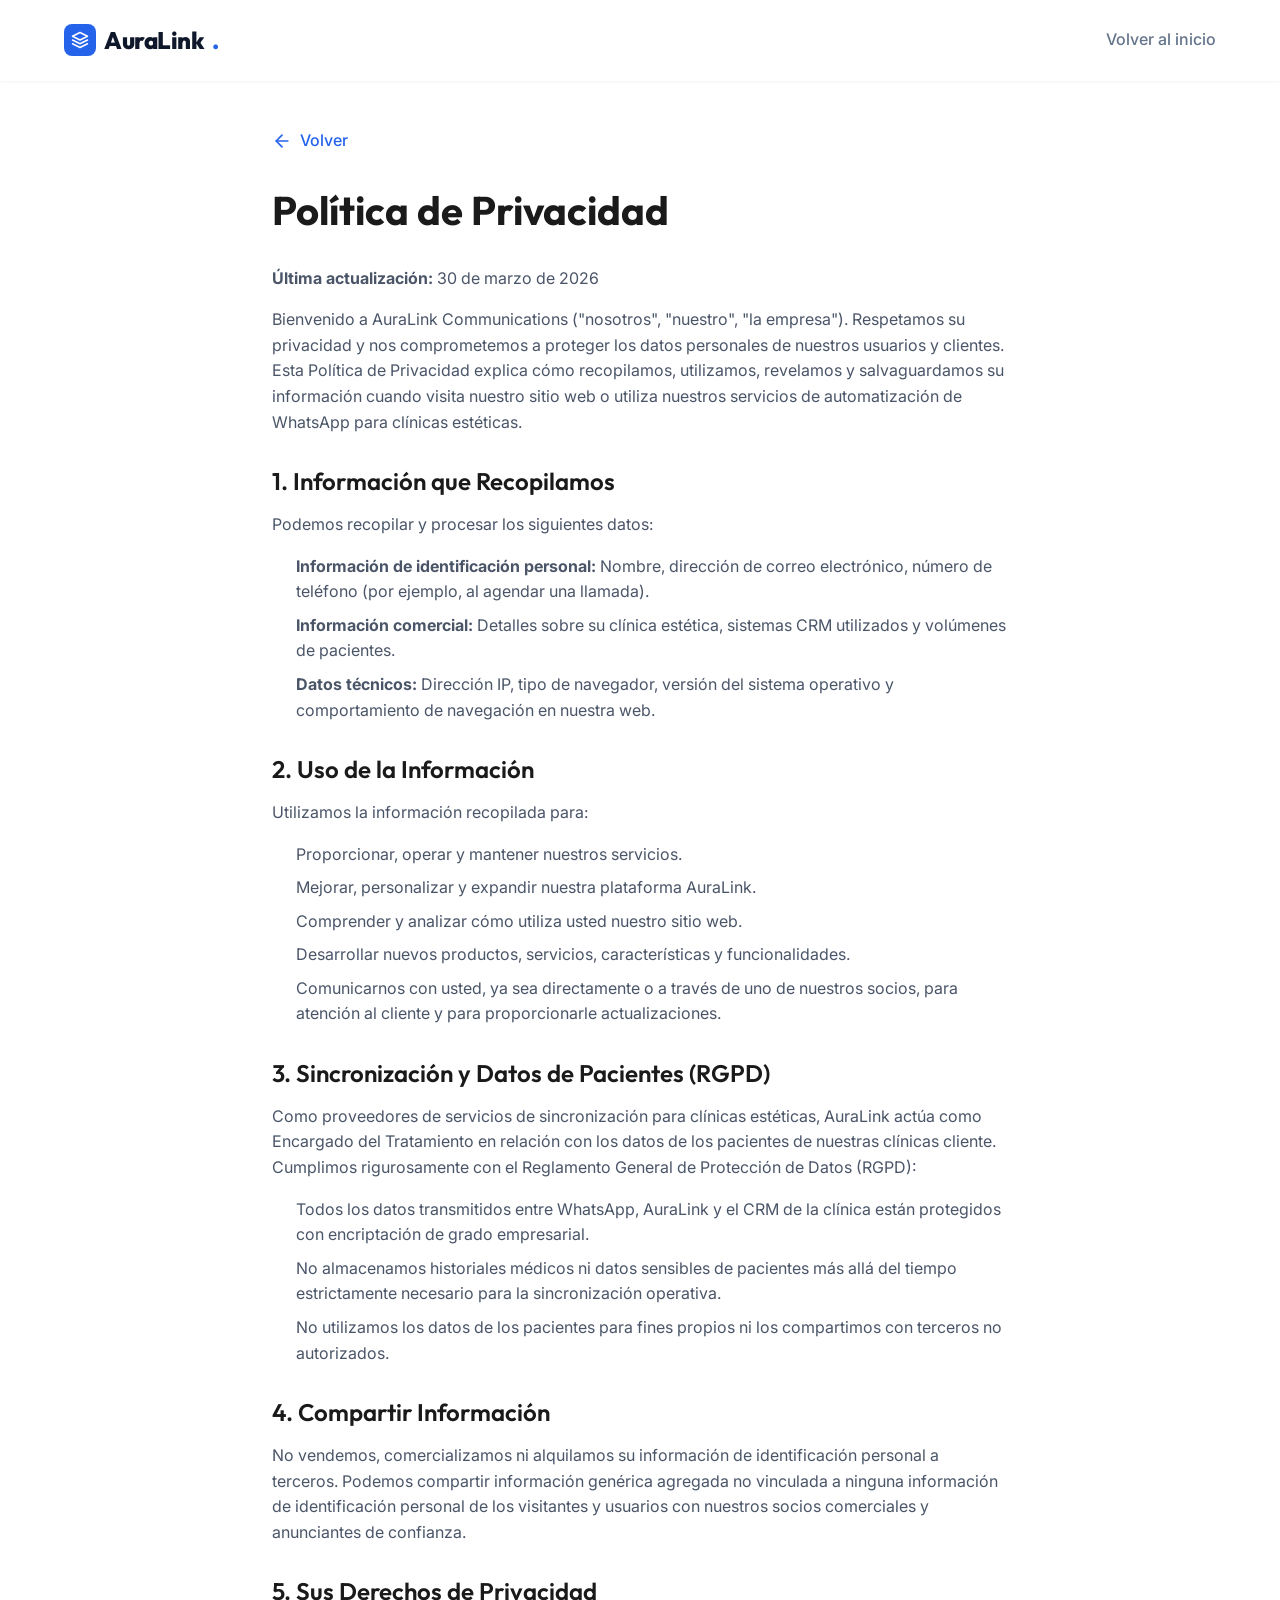
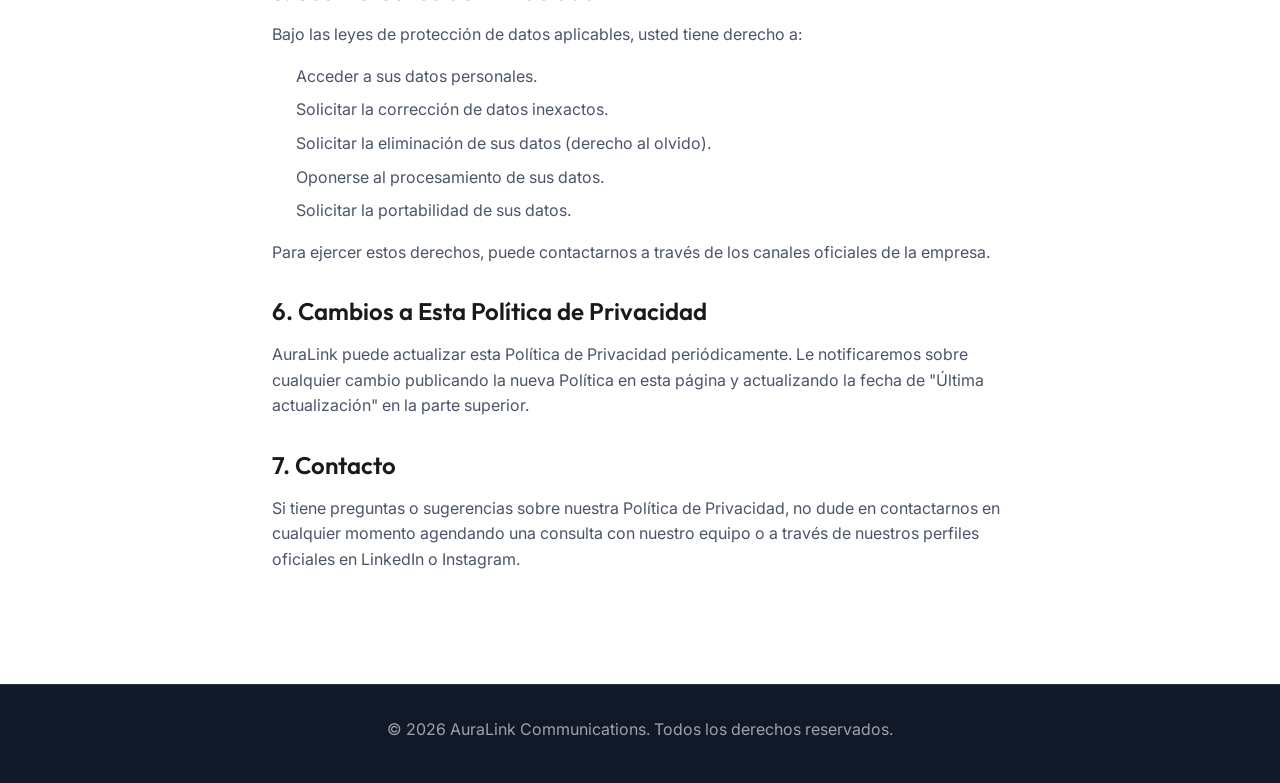
<file: politica-privacidad.html>
<!DOCTYPE html>
<html lang="es">
<head>
    <meta charset="UTF-8">
    <meta name="viewport" content="width=device-width, initial-scale=1.0">
    <title>Política de Privacidad | AuraLink</title>
    <link rel="preconnect" href="https://fonts.googleapis.com">
    <link rel="preconnect" href="https://fonts.gstatic.com" crossorigin>
    <link href="https://fonts.googleapis.com/css2?family=Inter:wght@300;400;500;600;700&family=Outfit:wght@400;500;600;700;800&display=swap" rel="stylesheet">
    <link rel="stylesheet" href="styles.css">
    <style>
        .legal-content {
            padding: 8rem 2rem 4rem;
            max-width: 800px;
            margin: 0 auto;
        }
        .legal-content h1 {
            font-family: 'Outfit', sans-serif;
            font-size: 2.5rem;
            font-weight: 700;
            margin-bottom: 2rem;
            color: #1a1a1a;
        }
        .legal-content h2 {
            font-family: 'Outfit', sans-serif;
            font-size: 1.5rem;
            font-weight: 600;
            margin-top: 2rem;
            margin-bottom: 1rem;
            color: #1a1a1a;
        }
        .legal-content p {
            font-family: 'Inter', sans-serif;
            font-size: 1rem;
            line-height: 1.6;
            margin-bottom: 1rem;
            color: #4a5568;
        }
        .legal-content ul {
            font-family: 'Inter', sans-serif;
            line-height: 1.6;
            margin-bottom: 1rem;
            color: #4a5568;
            padding-left: 1.5rem;
        }
        .legal-content li {
            margin-bottom: 0.5rem;
        }
        .back-link {
            display: inline-flex;
            align-items: center;
            color: #2563eb;
            text-decoration: none;
            font-family: 'Inter', sans-serif;
            font-weight: 500;
            margin-bottom: 2rem;
        }
        .back-link:hover {
            text-decoration: underline;
        }
        .back-link svg {
            margin-right: 0.5rem;
        }
    </style>
</head>
<body>
    <header class="navbar" id="navbar" style="background: rgba(255, 255, 255, 0.95); box-shadow: 0 1px 3px rgba(0,0,0,0.05);">
        <div class="container nav-container">
            <a href="index.html" class="logo">
                <div class="logo-icon">
                    <svg width="24" height="24" viewBox="0 0 24 24" fill="none" stroke="currentColor" stroke-width="2" stroke-linecap="round" stroke-linejoin="round"><path d="M12 2L2 7l10 5 10-5-10-5z"></path><path d="M2 17l10 5 10-5"></path><path d="M2 12l10 5 10-5"></path></svg>
                </div>
                AuraLink<span class="text-primary">.</span>
            </a>
            <nav class="nav-links">
                <a href="index.html" class="nav-link">Volver al inicio</a>
            </nav>
        </div>
    </header>

    <main class="container">
        <div class="legal-content">
            <a href="index.html" class="back-link">
                <svg width="20" height="20" viewBox="0 0 24 24" fill="none" stroke="currentColor" stroke-width="2" stroke-linecap="round" stroke-linejoin="round"><line x1="19" y1="12" x2="5" y2="12"></line><polyline points="12 19 5 12 12 5"></polyline></svg>
                Volver
            </a>
            
            <h1>Política de Privacidad</h1>
            <p><strong>Última actualización:</strong> 30 de marzo de 2026</p>

            <p>Bienvenido a AuraLink Communications ("nosotros", "nuestro", "la empresa"). Respetamos su privacidad y nos comprometemos a proteger los datos personales de nuestros usuarios y clientes. Esta Política de Privacidad explica cómo recopilamos, utilizamos, revelamos y salvaguardamos su información cuando visita nuestro sitio web o utiliza nuestros servicios de automatización de WhatsApp para clínicas estéticas.</p>

            <h2>1. Información que Recopilamos</h2>
            <p>Podemos recopilar y procesar los siguientes datos:</p>
            <ul>
                <li><strong>Información de identificación personal:</strong> Nombre, dirección de correo electrónico, número de teléfono (por ejemplo, al agendar una llamada).</li>
                <li><strong>Información comercial:</strong> Detalles sobre su clínica estética, sistemas CRM utilizados y volúmenes de pacientes.</li>
                <li><strong>Datos técnicos:</strong> Dirección IP, tipo de navegador, versión del sistema operativo y comportamiento de navegación en nuestra web.</li>
            </ul>

            <h2>2. Uso de la Información</h2>
            <p>Utilizamos la información recopilada para:</p>
            <ul>
                <li>Proporcionar, operar y mantener nuestros servicios.</li>
                <li>Mejorar, personalizar y expandir nuestra plataforma AuraLink.</li>
                <li>Comprender y analizar cómo utiliza usted nuestro sitio web.</li>
                <li>Desarrollar nuevos productos, servicios, características y funcionalidades.</li>
                <li>Comunicarnos con usted, ya sea directamente o a través de uno de nuestros socios, para atención al cliente y para proporcionarle actualizaciones.</li>
            </ul>

            <h2>3. Sincronización y Datos de Pacientes (RGPD)</h2>
            <p>Como proveedores de servicios de sincronización para clínicas estéticas, AuraLink actúa como Encargado del Tratamiento en relación con los datos de los pacientes de nuestras clínicas cliente. Cumplimos rigurosamente con el Reglamento General de Protección de Datos (RGPD):</p>
            <ul>
                <li>Todos los datos transmitidos entre WhatsApp, AuraLink y el CRM de la clínica están protegidos con encriptación de grado empresarial.</li>
                <li>No almacenamos historiales médicos ni datos sensibles de pacientes más allá del tiempo estrictamente necesario para la sincronización operativa.</li>
                <li>No utilizamos los datos de los pacientes para fines propios ni los compartimos con terceros no autorizados.</li>
            </ul>

            <h2>4. Compartir Información</h2>
            <p>No vendemos, comercializamos ni alquilamos su información de identificación personal a terceros. Podemos compartir información genérica agregada no vinculada a ninguna información de identificación personal de los visitantes y usuarios con nuestros socios comerciales y anunciantes de confianza.</p>

            <h2>5. Sus Derechos de Privacidad</h2>
            <p>Bajo las leyes de protección de datos aplicables, usted tiene derecho a:</p>
            <ul>
                <li>Acceder a sus datos personales.</li>
                <li>Solicitar la corrección de datos inexactos.</li>
                <li>Solicitar la eliminación de sus datos (derecho al olvido).</li>
                <li>Oponerse al procesamiento de sus datos.</li>
                <li>Solicitar la portabilidad de sus datos.</li>
            </ul>
            <p>Para ejercer estos derechos, puede contactarnos a través de los canales oficiales de la empresa.</p>

            <h2>6. Cambios a Esta Política de Privacidad</h2>
            <p>AuraLink puede actualizar esta Política de Privacidad periódicamente. Le notificaremos sobre cualquier cambio publicando la nueva Política en esta página y actualizando la fecha de "Última actualización" en la parte superior.</p>

            <h2>7. Contacto</h2>
            <p>Si tiene preguntas o sugerencias sobre nuestra Política de Privacidad, no dude en contactarnos en cualquier momento agendando una consulta con nuestro equipo o a través de nuestros perfiles oficiales en LinkedIn o Instagram.</p>
        </div>
    </main>

    <footer class="footer text-center" style="margin-top: 2rem; background-color: #111827; padding-top: 2rem; padding-bottom: 2rem;">
        <div class="container text-sm">
            <p style="color: #9ca3af; margin-bottom: 0.5rem;">&copy; 2026 AuraLink Communications. Todos los derechos reservados.</p>
        </div>
    </footer>
</body>
</html>
</file>
<file: styles.css>
/* Google Fonts */
@import url('https://fonts.googleapis.com/css2?family=Inter:wght@300;400;500;600;700&family=Outfit:wght@400;500;600;700;800&display=swap');

/* CSS Variables */
:root {
    --primary: #2563eb;
    --primary-light: #e0f2fe;
    --primary-hover: #1d4ed8;
    
    --bg-white: #ffffff;
    --bg-light: #f8fafc;
    --bg-dark: #0f172a;
    
    --text-main: #0f172a;
    --text-muted: #64748b;
    --text-white: #ffffff;
    
    --border-color: #e2e8f0;
    
    --shadow-sm: 0 1px 2px 0 rgb(0 0 0 / 0.05);
    --shadow-md: 0 4px 6px -1px rgb(0 0 0 / 0.1), 0 2px 4px -2px rgb(0 0 0 / 0.1);
    --shadow-lg: 0 10px 15px -3px rgb(0 0 0 / 0.1), 0 4px 6px -4px rgb(0 0 0 / 0.1);
    --shadow-xl: 0 20px 25px -5px rgb(0 0 0 / 0.1), 0 8px 10px -6px rgb(0 0 0 / 0.1);
    
    --radius-md: 0.5rem;
    --radius-lg: 1rem;
    --radius-xl: 1.5rem;
    --radius-full: 9999px;
    
    --transition-fast: 0.2s ease;
    --transition-smooth: 0.4s cubic-bezier(0.16, 1, 0.3, 1);
}

/* Reset & Base */
* {
    margin: 0;
    padding: 0;
    box-sizing: border-box;
}

html {
    scroll-behavior: smooth;
    font-size: 16px;
}

body {
    font-family: 'Inter', sans-serif;
    color: var(--text-main);
    background-color: transparent;
    line-height: 1.6;
    overflow-x: hidden;
    position: relative;
}

/* Background Waves */
.waves-bg {
    position: fixed;
    top: 0;
    left: 0;
    width: 100vw;
    height: 100vh;
    z-index: -2;
    overflow: hidden;
    background: linear-gradient(135deg, #f0f9ff 0%, #e0f2fe 100%);
}
.wave {
    position: absolute;
    bottom: 0;
    left: 0;
    width: 200vw;
    height: 100%;
    background-repeat: repeat-x;
    background-position: bottom;
}
.wave1 {
    background-image: url('data:image/svg+xml;utf8,<svg viewBox="0 0 1440 320" xmlns="http://www.w3.org/2000/svg"><path fill="%23bae6fd" fill-opacity="0.5" d="M0,160L48,170.7C96,181,192,203,288,197.3C384,192,480,160,576,144C672,128,768,128,864,138.7C960,149,1056,171,1152,181.3C1248,192,1344,192,1392,192L1440,192L1440,320L0,320Z"></path></svg>');
    background-size: 1440px 320px;
    animation: wave-anim 25s linear infinite;
    z-index: 1;
}
.wave2 {
    background-image: url('data:image/svg+xml;utf8,<svg viewBox="0 0 1440 320" xmlns="http://www.w3.org/2000/svg"><path fill="%237dd3fc" fill-opacity="0.3" d="M0,224L48,213.3C96,203,192,181,288,181.3C384,181,480,203,576,224C672,245,768,267,864,261.3C960,256,1056,224,1152,197.3C1248,171,1344,149,1392,138.7L1440,128L1440,320L0,320Z"></path></svg>');
    background-size: 1440px 320px;
    animation: wave-anim 20s linear infinite reverse;
    z-index: 2;
}
.wave3 {
    background-image: url('data:image/svg+xml;utf8,<svg viewBox="0 0 1440 320" xmlns="http://www.w3.org/2000/svg"><path fill="%2338bdf8" fill-opacity="0.15" d="M0,96L48,112C96,128,192,160,288,160C384,160,480,128,576,112C672,96,768,96,864,117.3C960,139,1056,181,1152,208C1248,235,1344,245,1392,250.7L1440,256L1440,320L0,320Z"></path></svg>');
    background-size: 1440px 320px;
    animation: wave-anim 35s linear infinite;
    z-index: 3;
}
@keyframes wave-anim {
    0% { transform: translateX(0); }
    100% { transform: translateX(-1440px); }
}

h1, h2, h3, h4, h5, h6 {
    font-family: 'Outfit', sans-serif;
    line-height: 1.2;
    font-weight: 700;
    color: var(--text-main);
}

a {
    text-decoration: none;
    color: inherit;
    transition: var(--transition-fast);
}

ul {
    list-style: none;
}

/* Layout */
.container {
    width: 100%;
    max-width: 1200px;
    margin: 0 auto;
    padding: 0 1.5rem;
}

.container-sm {
    max-width: 800px;
}

.section {
    padding: 6rem 0;
    position: relative;
    z-index: 1;
}

.bg-light {
    background-color: rgba(248, 250, 252, 0.4);
    backdrop-filter: blur(8px);
    -webkit-backdrop-filter: blur(8px);
    position: relative;
    z-index: 1;
}

.pt-16 { padding-top: 8rem; }
.pb-6 { padding-bottom: 2rem; }
.mt-6 { margin-top: 1.5rem; }
.mt-8 { margin-top: 2rem; }
.mt-12 { margin-top: 3rem; }
.text-center { text-align: center; }

/* Grid System */
.grid {
    display: grid;
    gap: 2rem;
}

.col-3 {
    grid-template-columns: repeat(auto-fit, minmax(300px, 1fr));
}

.container-split {
    display: grid;
    grid-template-columns: 1fr 1fr;
    gap: 4rem;
    align-items: center;
}

/* UI Elements */
.badge {
    display: inline-block;
    padding: 0.35rem 1rem;
    border-radius: var(--radius-full);
    font-size: 0.875rem;
    font-weight: 600;
    margin-bottom: 1rem;
    letter-spacing: 0.5px;
}

.badge-light {
    background-color: var(--primary-light);
    color: var(--primary);
}

.badge-primary {
    background-color: var(--primary-light);
    color: var(--primary);
}

.text-primary { color: var(--primary); }
.text-gradient {
    background: linear-gradient(135deg, #1e40af, #3b82f6);
    -webkit-background-clip: text;
    -webkit-text-fill-color: transparent;
}

.btn {
    display: inline-flex;
    align-items: center;
    justify-content: center;
    padding: 0.75rem 1.5rem;
    border-radius: var(--radius-full);
    font-weight: 600;
    font-family: 'Outfit', sans-serif;
    cursor: pointer;
    border: 2px solid transparent;
    transition: var(--transition-smooth);
}

.btn-sm {
    padding: 0.5rem 1.25rem;
    font-size: 0.9rem;
}

.btn-lg {
    padding: 1rem 2rem;
    font-size: 1.125rem;
}

.btn-block {
    width: 100%;
}

.btn-primary {
    background-color: var(--primary);
    color: var(--text-white);
    box-shadow: 0 4px 14px 0 rgba(37, 99, 235, 0.39);
}

.btn-primary:hover {
    background-color: var(--primary-hover);
    transform: translateY(-2px);
    box-shadow: 0 6px 20px rgba(37, 99, 235, 0.4);
}

.btn-outline {
    background-color: transparent;
    border-color: var(--primary);
    color: var(--primary);
}

.btn-outline:hover {
    background-color: var(--primary-light);
}

.btn-light {
    background-color: var(--bg-white);
    color: var(--primary);
    box-shadow: var(--shadow-md);
}

.btn-light:hover {
    transform: translateY(-2px);
    box-shadow: var(--shadow-lg);
}

/* Navbar */
.navbar {
    position: fixed;
    top: 0;
    left: 0;
    right: 0;
    z-index: 1000;
    background: rgba(255, 255, 255, 0.6);
    backdrop-filter: blur(20px);
    -webkit-backdrop-filter: blur(20px);
    border-bottom: 1px solid rgba(255, 255, 255, 0.8);
    box-shadow: 0 4px 30px rgba(0, 0, 0, 0.05);
    transition: var(--transition-fast);
}

.navbar.scrolled {
    background: rgba(255, 255, 255, 0.95);
    box-shadow: var(--shadow-sm);
}

.nav-container {
    display: flex;
    justify-content: space-between;
    align-items: center;
    height: 5rem;
}

.logo {
    display: flex;
    align-items: center;
    gap: 0.5rem;
    font-family: 'Outfit', sans-serif;
    font-size: 1.5rem;
    font-weight: 800;
    letter-spacing: -0.5px;
}

.logo-icon {
    display: flex;
    align-items: center;
    justify-content: center;
    width: 32px;
    height: 32px;
    background: var(--primary);
    color: white;
    border-radius: 8px;
}

.logo-icon svg {
    width: 18px;
    height: 18px;
}

.brand-logo {
    width: 36px;
    height: 36px;
    object-fit: contain;
    border-radius: 50%;
}

.nav-links {
    display: flex;
    align-items: center;
    gap: 2rem;
}

.nav-link {
    font-weight: 500;
    color: var(--text-muted);
}

.nav-link:hover {
    color: var(--primary);
}

.mobile-menu-btn {
    display: none;
    background: none;
    border: none;
    cursor: pointer;
    color: var(--text-main);
}

/* Hero Section */
.hero {
    position: relative;
    overflow: hidden;
    min-height: 100vh;
    display: flex;
    align-items: center;
}

.hero-bg-accent {
    position: absolute;
    top: -10%;
    right: -10%;
    width: 800px;
    height: 800px;
    background: radial-gradient(circle, rgba(224,242,254,0.8) 0%, rgba(255,255,255,0) 70%);
    border-radius: 50%;
    z-index: -1;
}

.hero-container {
    display: grid;
    grid-template-columns: 1fr 1fr;
    gap: 4rem;
    align-items: center;
}

.hero-title {
    font-size: 3.5rem;
    letter-spacing: -1px;
    margin-bottom: 1.5rem;
}

.hero-subtitle {
    font-size: 1.25rem;
    color: var(--text-muted);
    margin-bottom: 2.5rem;
    max-width: 500px;
}

.hero-cta {
    display: flex;
    flex-direction: column;
    gap: 1rem;
    align-items: flex-start;
}

.hero-guarantee {
    display: flex;
    align-items: center;
    gap: 0.5rem;
    font-size: 0.875rem;
    color: var(--text-muted);
    font-weight: 500;
}

/* Phone Mockup */
.phone-mockup {
    position: relative;
    width: 320px;
    height: 640px;
    background-color: var(--bg-white);
    border: 12px solid var(--bg-dark);
    border-radius: 40px;
    box-shadow: var(--shadow-xl);
    margin: 0 auto;
    overflow: hidden;
    transform: rotate(2deg);
    transition: transform 0.5s cubic-bezier(0.175, 0.885, 0.32, 1.275);
}

.phone-mockup:hover {
    transform: translateY(-10px) rotate(0deg);
}

.phone-screen {
    display: flex;
    flex-direction: column;
    height: 100%;
    background-color: #efeae2; /* typical WA background */
    background-image: url('data:image/svg+xml,%3Csvg width="20" height="20" viewBox="0 0 20 20" xmlns="http://www.w3.org/2000/svg"%3E%3Cg fill="%23dfd5c8" fill-opacity="0.4" fill-rule="evenodd"%3E%3Ccircle cx="3" cy="3" r="3"/%3E%3Ccircle cx="13" cy="13" r="3"/%3E%3C/g%3E%3C/svg%3E');
}

.chat-header {
    background-color: #075E54;
    color: white;
    padding: 1.5rem 1rem 0.5rem;
    display: flex;
    align-items: center;
    gap: 0.75rem;
    box-shadow: var(--shadow-sm);
}

.chat-avatar {
    width: 40px;
    height: 40px;
    background-color: #fff;
    border-radius: 50%;
    background-image: url('data:image/svg+xml,%3Csvg xmlns="http://www.w3.org/2000/svg" viewBox="0 0 24 24" fill="%23075E54"%3E%3Cpath d="M12 12c2.21 0 4-1.79 4-4s-1.79-4-4-4-4 1.79-4 4 1.79 4 4 4zm0 2c-2.67 0-8 1.34-8 4v2h16v-2c0-2.66-5.33-4-8-4z"/%3E%3C/svg%3E');
    background-size: cover;
}

.chat-info {
    display: flex;
    flex-direction: column;
}

.chat-info strong {
    font-family: 'Outfit';
    font-size: 0.95rem;
    line-height: 1.2;
}

.chat-info span {
    font-size: 0.75rem;
    opacity: 0.8;
}

.chat-body {
    padding: 1rem;
    display: flex;
    flex-direction: column;
    gap: 0.75rem;
    overflow-y: auto;
    font-size: 0.85rem;
}

.chat-bubble {
    max-width: 85%;
    padding: 0.75rem;
    border-radius: 12px;
    position: relative;
    box-shadow: 0 1px 1px rgba(0,0,0,0.1);
    animation: chatPop 0.4s cubic-bezier(0.175, 0.885, 0.32, 1.275) both;
}

@keyframes chatPop {
    from { opacity: 0; transform: scale(0.9) translateY(10px); }
    to { opacity: 1; transform: scale(1) translateY(0); }
}

.chat-user {
    background-color: #E2F7CB;
    align-self: flex-end;
    border-top-right-radius: 0;
}

.chat-bot {
    background-color: #FFFFFF;
    align-self: flex-start;
    border-top-left-radius: 0;
}

.chat-bubble:nth-child(2) { animation-delay: 0.8s; }
.chat-bubble:nth-child(3) { animation-delay: 1.8s; }
.chat-bubble:nth-child(4) { animation-delay: 2.8s; }
.chat-bubble:nth-child(5) { animation-delay: 4.5s; }

.chat-time {
    display: block;
    font-size: 0.65rem;
    color: #999;
    text-align: right;
    margin-top: 0.3rem;
}

/* WhatsApp Audio Note Style */
.wa-audio-msg {
    display: flex;
    align-items: center;
    gap: 12px;
    padding: 6px 8px 6px 12px;
    min-width: 260px;
}

.wa-avatar {
    width: 44px;
    height: 44px;
    border-radius: 50%;
    overflow: hidden;
    flex-shrink: 0;
    box-shadow: 0 1px 3px rgba(0,0,0,0.15);
}

.wa-avatar img {
    width: 100%;
    height: 100%;
    object-fit: cover;
}

.wa-play-btn {
    width: 32px;
    height: 32px;
    display: flex;
    align-items: center;
    justify-content: center;
    color: #54656f;
    cursor: pointer;
}

.wa-audio-core {
    flex: 1;
    display: flex;
    flex-direction: column;
}

.wa-waveform {
    display: flex;
    align-items: center;
    gap: 3px;
    height: 24px;
    margin-bottom: 2px;
}

.wa-bar {
    width: 3px;
    background-color: #8696a0;
    border-radius: 2px;
    animation: waWave 1.2s infinite ease-in-out;
}

.chat-user .wa-bar { background-color: #4CAF50; }

.wa-bar:nth-child(2n) { height: 12px; animation-delay: 0.1s; }
.wa-bar:nth-child(3n) { height: 18px; animation-delay: 0.2s; }
.wa-bar:nth-child(4n) { height: 10px; animation-delay: 0.3s; }
.wa-bar:nth-child(5n) { height: 16px; animation-delay: 0.4s; }
.wa-bar:nth-child(6n) { height: 14px; animation-delay: 0.5s; }
.wa-bar:nth-child(7n) { height: 8px; animation-delay: 0.6s; }

@keyframes waWave {
    0%, 100% { transform: scaleY(0.6); }
    50% { transform: scaleY(1.1); }
}

.wa-audio-meta {
    display: flex;
    justify-content: space-between;
    align-items: center;
    font-size: 0.7rem;
    color: #667781;
}

.chat-user .wa-audio-meta { color: #54656f; }
.wa-duration { font-weight: 500; letter-spacing: 0.5px; }

.processing-text {
    font-size: 0.7rem;
    color: rgba(0,0,0,0.6);
    font-style: italic;
}

.chat-system {
    background: linear-gradient(135deg, #f0fdf4, #dcfce7);
    border: 1px solid #bbf7d0;
    align-self: flex-start;
    border-top-left-radius: 0;
    box-shadow: 0 4px 10px rgba(0,0,0,0.05);
}

.system-header {
    font-size: 0.75rem;
    font-weight: 700;
    color: #166534;
    margin-bottom: 0.5rem;
    border-bottom: 1px solid rgba(22, 101, 52, 0.1);
    padding-bottom: 0.25rem;
}

/* Float Badges Hero */
.floating-badge {
    position: absolute;
    background: white;
    padding: 0.75rem 1rem;
    border-radius: var(--radius-lg);
    box-shadow: var(--shadow-lg);
    display: flex;
    align-items: center;
    gap: 0.5rem;
    font-weight: 600;
    font-size: 0.875rem;
    animation: float 6s ease-in-out infinite;
}

.badge-1 { top: 20%; right: -20px; animation-delay: 0s; }
.badge-2 { bottom: 20%; left: -40px; animation-delay: 3s; }

@keyframes float {
    0% { transform: translateY(0px); }
    50% { transform: translateY(-15px); }
    100% { transform: translateY(0px); }
}

/* Services */
.section-header {
    max-width: 600px;
    margin: 0 auto 4rem;
}

.section-title {
    font-size: 2.5rem;
    margin-bottom: 1rem;
}

.section-description {
    font-size: 1.125rem;
    color: var(--text-muted);
}

.service-card {
    background: rgba(255, 255, 255, 0.65);
    backdrop-filter: blur(16px);
    -webkit-backdrop-filter: blur(16px);
    padding: 2.5rem;
    border-radius: var(--radius-xl);
    box-shadow: 0 8px 32px 0 rgba(31, 38, 135, 0.05);
    transition: var(--transition-smooth);
    border: 1px solid rgba(255, 255, 255, 0.8);
}

.service-card:hover {
    transform: translateY(-8px);
    box-shadow: 0 16px 40px 0 rgba(31, 38, 135, 0.08);
    border-color: rgba(255, 255, 255, 1);
    background: rgba(255, 255, 255, 0.75);
}

.card-title {
    font-size: 1.25rem;
    margin: 1rem 0;
}

.card-text {
    color: var(--text-muted);
}

/* Benefits Section */
.benefit-card {
    background: rgba(255, 255, 255, 0.65);
    backdrop-filter: blur(16px);
    -webkit-backdrop-filter: blur(16px);
    padding: 2.5rem 2rem;
    border-radius: var(--radius-xl);
    box-shadow: 0 8px 32px 0 rgba(31, 38, 135, 0.05);
    border: 1px solid rgba(255, 255, 255, 0.8);
    transition: var(--transition-smooth);
    text-align: center;
}
.benefit-card:hover {
    transform: translateY(-8px);
    box-shadow: 0 16px 40px 0 rgba(31, 38, 135, 0.08);
    background: rgba(255, 255, 255, 0.8);
}
.icon-wrapper {
    width: 64px;
    height: 64px;
    background: var(--primary-light);
    color: var(--primary);
    border-radius: 50%;
    display: flex;
    align-items: center;
    justify-content: center;
    margin: 0 auto 1.5rem;
}
.icon-wrapper svg {
    color: var(--primary);
}
.benefit-card h3 {
    font-size: 1.25rem;
    margin-bottom: 1rem;
}
.benefit-card p {
    color: var(--text-muted);
}

/* Process Section */
.workflow-grid {
    display: grid;
    grid-template-columns: 1fr 1fr 1fr;
    gap: 2rem;
    position: relative;
}

.workflow-step {
    background: rgba(255, 255, 255, 0.65);
    backdrop-filter: blur(16px);
    -webkit-backdrop-filter: blur(16px);
    padding: 2.5rem;
    border-radius: var(--radius-xl);
    box-shadow: 0 8px 32px 0 rgba(31, 38, 135, 0.05);
    border: 1px solid rgba(255, 255, 255, 0.8);
    position: relative;
    z-index: 2;
}

.step-number {
    width: 48px;
    height: 48px;
    background: var(--primary-light);
    color: var(--primary);
    border-radius: 50%;
    display: flex;
    align-items: center;
    justify-content: center;
    font-size: 1.5rem;
    font-weight: 700;
    margin: 0 auto 1.5rem;
}

.step-title {
    font-size: 1.25rem;
    margin-bottom: 1rem;
}

.step-desc {
    color: var(--text-muted);
}

/* Testimonials */
.testimonial-card {
    background: rgba(255, 255, 255, 0.65);
    backdrop-filter: blur(16px);
    -webkit-backdrop-filter: blur(16px);
    padding: 2.5rem 2rem;
    border-radius: var(--radius-lg);
    box-shadow: 0 8px 32px 0 rgba(31, 38, 135, 0.05);
    border: 1px solid rgba(255, 255, 255, 0.8);
    transition: var(--transition-smooth);
}
.testimonial-card:hover {
    transform: translateY(-5px);
    box-shadow: 0 16px 40px 0 rgba(31, 38, 135, 0.08);
}
.testimonial-avatar {
    width: 80px;
    height: 80px;
    border-radius: 50%;
    overflow: hidden;
    margin: 0 auto 1.5rem;
    border: 4px solid var(--primary-light);
    box-shadow: var(--shadow-sm);
}
.testimonial-avatar img {
    width: 100%;
    height: 100%;
    object-fit: cover;
}
.testimonial-card p {
    font-style: italic;
    margin-bottom: 1.5rem;
    color: var(--text-main);
    line-height: 1.6;
}
.testimonial-card strong {
    color: var(--primary);
    font-size: 0.9rem;
    display: block;
    font-weight: 700;
}

/* Pricing Grid */
.pricing-grid {
    display: grid;
    grid-template-columns: repeat(auto-fit, minmax(280px, 1fr));
    gap: 2rem;
    align-items: center;
}

.pricing-card {
    background: rgba(255, 255, 255, 0.65);
    backdrop-filter: blur(16px);
    -webkit-backdrop-filter: blur(16px);
    padding: 3rem 2rem;
    border-radius: var(--radius-xl);
    box-shadow: 0 8px 32px 0 rgba(31, 38, 135, 0.05);
    border: 1px solid rgba(255, 255, 255, 0.8);
    transition: var(--transition-smooth);
    position: relative;
}

.pricing-card:hover {
    box-shadow: var(--shadow-xl);
    border-color: var(--primary-light);
}

.pricing-card.pro {
    background: rgba(15, 23, 42, 0.85); /* Dark transparent */
    backdrop-filter: blur(20px);
    -webkit-backdrop-filter: blur(20px);
    color: white;
    transform: scale(1.05);
    box-shadow: 0 16px 40px 0 rgba(15, 23, 42, 0.4);
    border: 1px solid rgba(255, 255, 255, 0.1);
}

.pricing-card.pro h3 {
    color: white;
}

.pricing-card.pro:hover {
    transform: scale(1.05) translateY(-5px);
}

.pricing-features {
    text-align: left;
    margin-bottom: 2rem;
}

.pricing-features li {
    padding: 0.75rem 0;
    border-bottom: 1px solid var(--border-color);
    position: relative;
    padding-left: 1.5rem;
    font-size: 0.95rem;
}

.pricing-features li::before {
    content: "✓";
    position: absolute;
    left: 0;
    color: var(--primary);
    font-weight: bold;
}

.pricing-card.pro .pricing-features li::before {
    color: #10b981;
}

.pricing-card.pro .pricing-features li {
    border-color: rgba(255,255,255,0.1);
}

.popular-badge {
    position: absolute;
    top: -12px;
    left: 50%;
    transform: translateX(-50%);
    background: linear-gradient(135deg, #10b981, #059669);
    color: white;
    padding: 0.25rem 1rem;
    border-radius: var(--radius-full);
    font-size: 0.85rem;
    font-weight: 600;
    letter-spacing: 0.5px;
}

/* FAQ */
.faq-container {
    display: flex;
    flex-direction: column;
    gap: 1rem;
}

.faq-item {
    background: rgba(255, 255, 255, 0.65);
    backdrop-filter: blur(16px);
    -webkit-backdrop-filter: blur(16px);
    border: 1px solid rgba(255, 255, 255, 0.8);
    border-radius: var(--radius-md);
    overflow: hidden;
    box-shadow: 0 4px 16px 0 rgba(31, 38, 135, 0.02);
}

.faq-question {
    width: 100%;
    text-align: left;
    padding: 1.5rem;
    background: none;
    border: none;
    font-family: 'Outfit', sans-serif;
    font-size: 1.125rem;
    font-weight: 600;
    color: var(--text-main);
    cursor: pointer;
    display: flex;
    justify-content: space-between;
    align-items: center;
}

.faq-answer {
    padding: 0 1.5rem;
    max-height: 0;
    overflow: hidden;
    transition: max-height var(--transition-smooth), padding auto;
}

.faq-answer p {
    color: var(--text-muted);
    padding-bottom: 1.5rem;
}

.faq-item.active .faq-answer {
    max-height: 200px;
}

/* CTA Section */
.cta-section {
    background: var(--bg-dark);
    color: white;
    padding: 6rem 0;
}

.cta-title {
    color: white;
    font-size: 3rem;
}

.footer {
    background: var(--bg-dark);
    color: white;
    border-top: 1px solid rgba(255, 255, 255, 0.1);
}

/* Animations & Reveal classes */
.reveal {
    opacity: 0;
    transform: translateY(30px);
    transition: opacity 0.8s ease-out, transform 0.8s cubic-bezier(0.16, 1, 0.3, 1);
}

.reveal.active {
    opacity: 1;
    transform: translateY(0);
}

.reveal-delay { transition-delay: 0.2s; }
.reveal-delay-2 { transition-delay: 0.4s; }

/* Responsive adjustments */
@media (max-width: 992px) {
    .hero-container, .container-split {
        grid-template-columns: 1fr;
        text-align: center;
    }
    
    .hero-title {
        font-size: 2.75rem;
    }
    
    .hero-subtitle {
        margin: 0 auto 2.5rem;
    }
    
    .hero-cta {
        align-items: center;
    }
    
    .phone-mockup {
        transform: rotate(0);
    }
    
    .floating-badge {
        display: none;
    }
    
    .workflow-grid {
        grid-template-columns: 1fr;
    }

    .pricing-card.pro {
        transform: scale(1);
    }
    
    .pricing-card.pro:hover {
        transform: translateY(-5px);
    }
}

@media (max-width: 768px) {
    .nav-links {
        display: none;
    }
    
    .mobile-menu-btn {
        display: block;
    }
    
    .grid {
        grid-template-columns: 1fr;
    }
}
</file>
